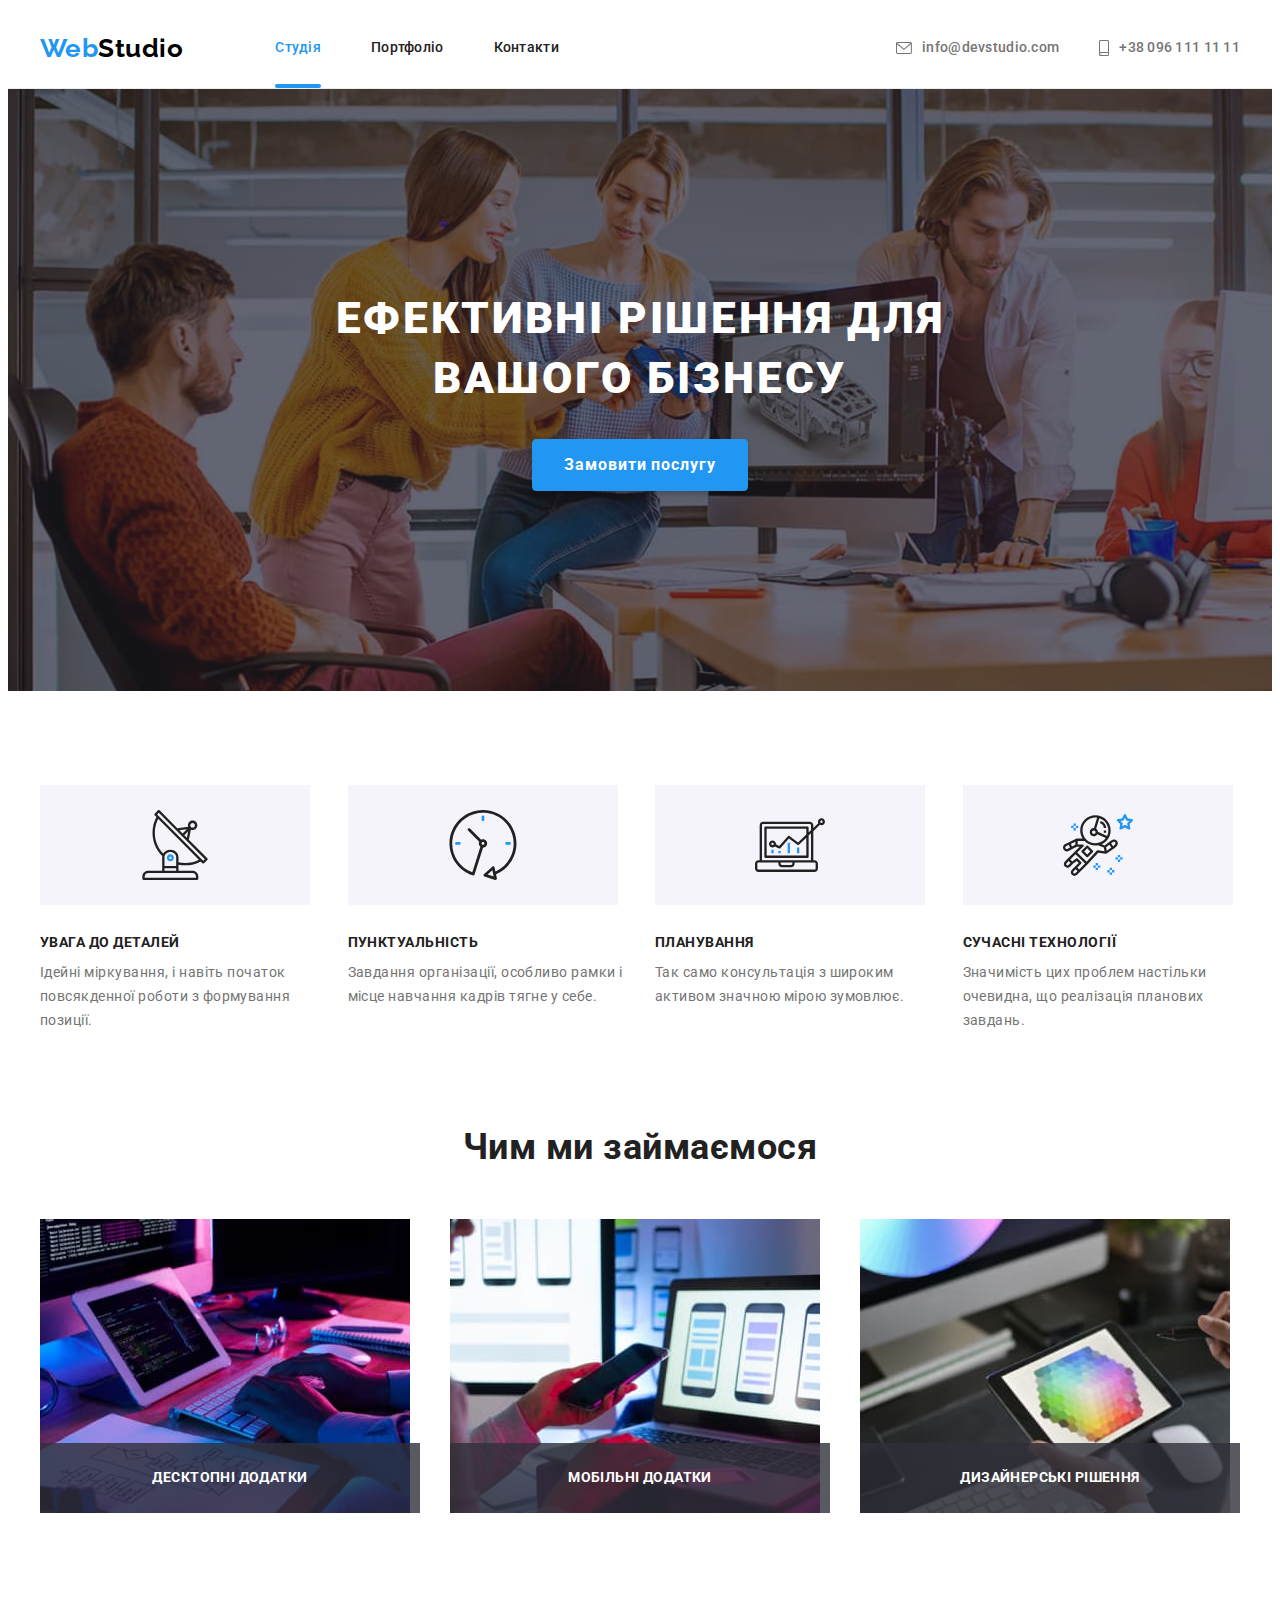
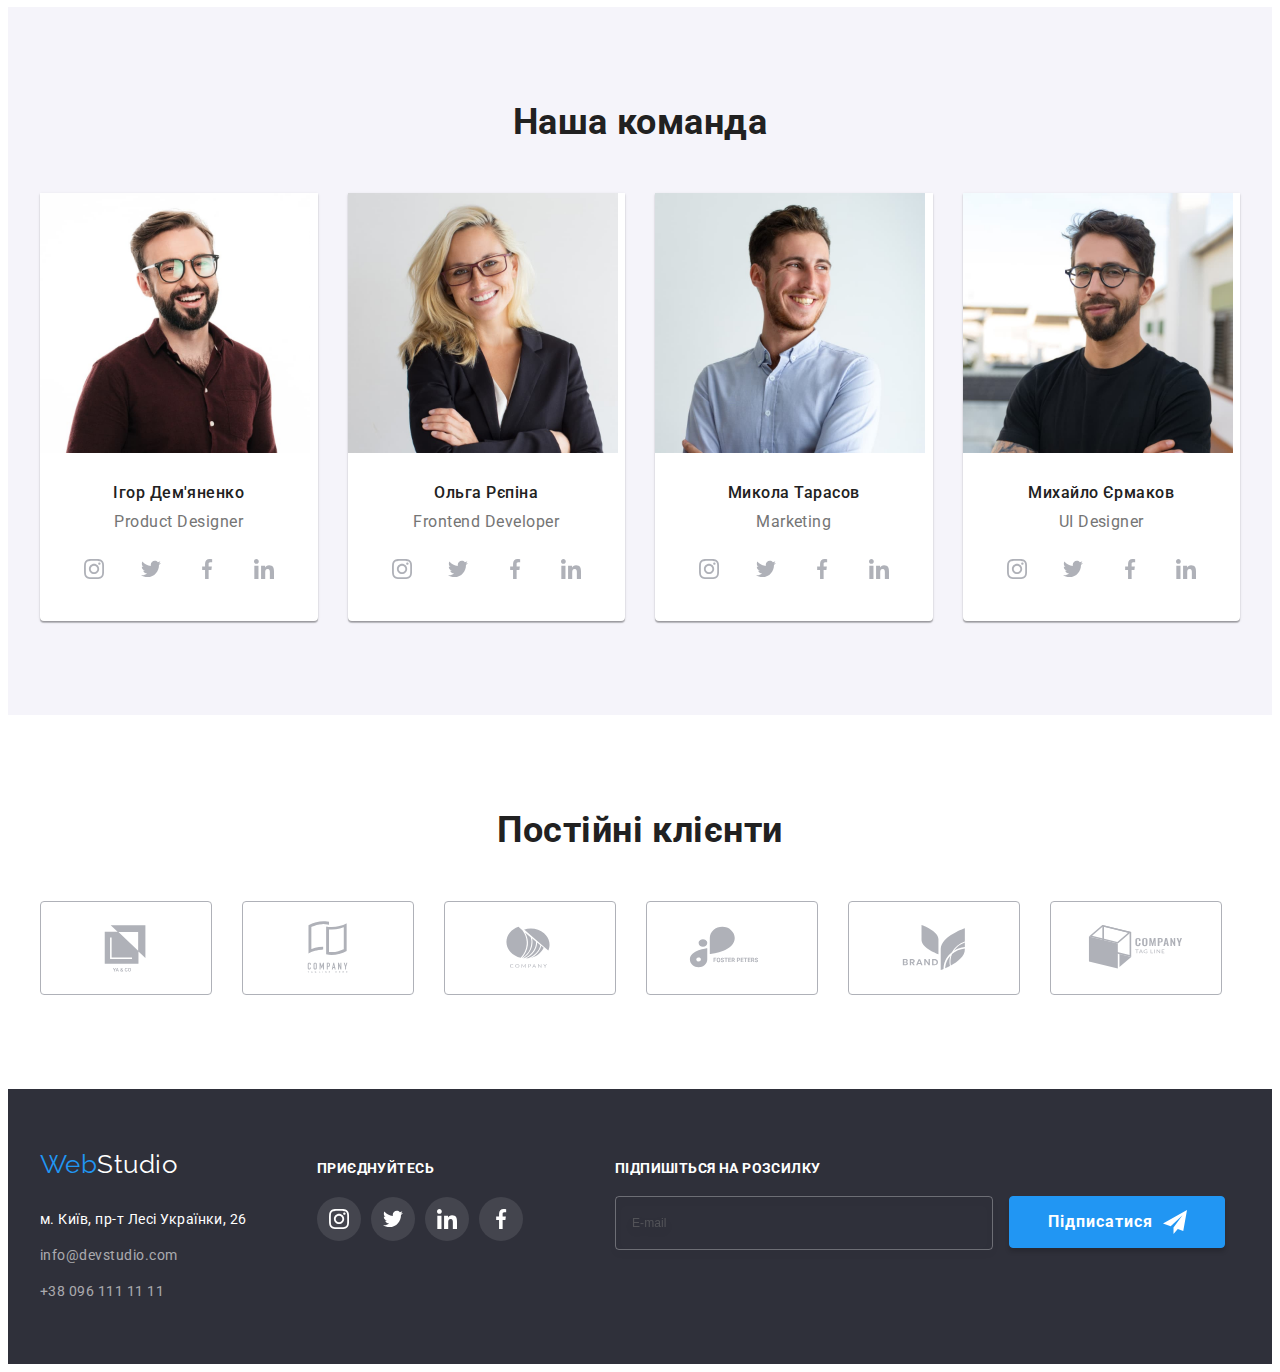
<file: index.html>
<!DOCTYPE html>
<html lang="uk">

<head>
  <meta charset="UTF-8" />
  <meta http-equiv="X-UA-Compatible" content="IE=edge" />
  <meta name="viewport" content="width=device-width, initial-scale=1.0" />
  <title>Студія</title>
  <link rel="preconnect" href="https://fonts.googleapis.com" />
  <link rel="preconnect" href="https://fonts.gstatic.com" crossorigin />
  <link href="https://fonts.googleapis.com/css2?family=Raleway:wght@700&family=Roboto:wght@400;500;700;900&display=swap"
    rel="stylesheet" />
  <link rel="stylesheet" href="https://cdnjs.cloudflare.com/ajax/libs/modern-normalize/1.1.0/modern-normalize.min.css"
    integrity="sha512-wpPYUAdjBVSE4KJnH1VR1HeZfpl1ub8YT/NKx4PuQ5NmX2tKuGu6U/JRp5y+Y8XG2tV+wKQpNHVUX03MfMFn9Q=="
    crossorigin="anonymous" referrerpolicy="no-referrer" />
  <link rel="stylesheet" href="./css/main.min.css">
</head>

<body>
  <!-- Header -->
  <header class="header">
    <div class="container header__container">
      <nav class="navigation">
        <a class="logo link" href="/" lang="en"><span class="logo_blue">Web</span>Studio</a>
        <ul class="navigation-list list">
          <li class="navigation-list__item">
            <a class="link navigation-list__link navigation-list__link-active" href="">Студія</a>
          </li>
          <li class="navigation-list__item">
            <a class="link navigation-list__link" href="./portfolio.html">Портфоліо</a>
          </li>
          <li class="navigation-list__item">
            <a class="link navigation-list__link" href="">Контакти</a>
          </li>
        </ul>
      </nav>
      <ul class="list contact">
        <li class="contact__item">
          <a class="link contact__mail" href="mailto:info@devstudio.com"><svg class="contact__icon" width="16"
              height="12">
              <use href="./images/icons.svg#envelope"></use>
            </svg>info@devstudio.com</a>
        </li>
        <li class="contact__item">
          <a class="link contact__tel" href="tel:+380961111111"><svg class="contact__icon" width="10" height="16">
              <use href="./images/icons.svg#smartphone"></use>
            </svg>+38 096 111 11 11</a>
        </li>
      </ul>
    </div>
  </header>
  <main>
    <!-- Hero -->
    <section class="hero">
      <div class="container">
        <h1 class="main-title">Ефективні рішення для вашого бізнесу</h1>
        <button class="modal-btn" type="button" data-modal-open>Замовити послугу</button>
      </div>
    </section>
    <!-- Features -->
    <section class="section features__section">
      <div class="container">
        <h2 class="visually-hidden">Особливості</h2>
        <ul class="list features__list">
          <li class="features__item">
            <div class="features__img">
              <svg class="features__icon" width="70" height="70">
                <use href="./images/icons.svg#antenna"></use>
              </svg>
            </div>
            <h3 class="features__title">Увага до деталей</h3>
            <p class="features__text">
              Ідейні міркування, і навіть початок повсякденної роботи з
              формування позиції.
            </p>
          </li>
          <li class="features__item">
            <div class="features__img">
              <svg class="features__icon" width="70" height="70">
                <use href="./images/icons.svg#clock"></use>
              </svg>
            </div>
            <h3 class="features__title">Пунктуальність</h3>
            <p class="features__text">
              Завдання організації, особливо рамки і місце навчання кадрів
              тягне у себе.
            </p>
          </li>
          <li class="features__item">
            <div class="features__img">
              <svg class="features__icon" width="70" height="70">
                <use href="./images/icons.svg#diagram"></use>
              </svg>
            </div>
            <h3 class="features__title">Планування</h3>
            <p class="features__text">
              Так само консультація з широким активом значною мірою зумовлює.
            </p>
          </li>
          <li class="features__item">
            <div class="features__img">
              <svg class="features__icon" width="70" height="70">
                <use href="./images/icons.svg#astronaut"></use>
              </svg>
            </div>
            <h3 class="features__title">Сучасні технології</h3>
            <p class="features__text">
              Значимість цих проблем настільки очевидна, що реалізація
              планових завдань.
            </p>
          </li>
        </ul>
      </div>
    </section>
    <!-- Tasks -->
    <section class="section">
      <div class="container">
        <h2 class="section-title">Чим ми займаємося</h2>
        <ul class="list tasks-list">
          <li class="tasks-list__item">
            <img src="./images/works/works-img-1.jpg" alt="десктопні програми" width="370" height="294" />
            <div class="tasks-list__thumb">
              <h3 class="tasks-list__title">Десктопні додатки</h3>
            </div>
          </li>
          <li class="tasks-list__item">
            <img src="./images/works/works-img-2.jpg" alt="мобільні програми" width="370" height="294" />
            <div class="tasks-list__thumb">
              <h3 class="tasks-list__title">Мобільні додатки</h3>
            </div>
          </li>
          <li class="tasks-list__item">
            <img src="./images/works/works-img-3.jpg" alt="дизайнерські рішення" width="370" height="294" />
            <div class="tasks-list__thumb">
              <h3 class="tasks-list__title">Дизайнерські рішення</h3>
            </div>
          </li>
        </ul>
      </div>
    </section>
    <!-- Team -->
    <section class="team section">
      <div class="container">
        <h2 class="section-title">Наша команда</h2>
        <ul class="list team__list">
          <li class="team__card">
            <img src="./images/team/team-img-1.jpg" alt="Ігор Дем'яненко" width="270" height="260" />
            <div class="team__content-wrapper">
              <h3 class="team__title">Ігор Дем'яненко</h3>
              <p class="team__text" lang="en">Product Designer</p>
              <ul class="social-list list">
                <li>
                  <a class="social-list__link" href=""><svg class="social-list__icon" width="20" height="20">
                      <use href="./images/icons.svg#instagram"></use>
                    </svg></a>
                </li>
                <li>
                  <a class="social-list__link" href=""><svg class="social-list__icon" width="20" height="20">
                      <use href="./images/icons.svg#twitter"></use>
                    </svg></a>
                </li>
                <li>
                  <a class="social-list__link" href=""><svg class="social-list__icon" width="20" height="20">
                      <use href="./images/icons.svg#facebook"></use>
                    </svg></a>
                </li>
                <li>
                  <a class="social-list__link" href=""><svg class="social-list__icon" width="20" height="20">
                      <use href="./images/icons.svg#linkedin"></use>
                    </svg></a>
                </li>
              </ul>
            </div>
          </li>
          <li class="team__card">
            <img src="./images/team/team-img-2.jpg" alt="Ольга Рєпіна" width="270" height="260" />
            <div class="team__content-wrapper">
              <h3 class="team__title">Ольга Рєпіна</h3>
              <p class="team__text" lang="en">Frontend Developer</p>
              <ul class="social-list list">
                <li>
                  <a class="social-list__link" href=""><svg class="social-list__icon" width="20" height="20">
                      <use href="./images/icons.svg#instagram"></use>
                    </svg></a>
                </li>
                <li>
                  <a class="social-list__link" href=""><svg class="social-list__icon" width="20" height="20">
                      <use href="./images/icons.svg#twitter"></use>
                    </svg></a>
                </li>
                <li>
                  <a class="social-list__link" href=""><svg class="social-list__icon" width="20" height="20">
                      <use href="./images/icons.svg#facebook"></use>
                    </svg></a>
                </li>
                <li>
                  <a class="social-list__link" href=""><svg class="social-list__icon" width="20" height="20">
                      <use href="./images/icons.svg#linkedin"></use>
                    </svg></a>
                </li>
              </ul>
            </div>
          </li>
          <li class="team__card">
            <img src="./images/team/team-img-3.jpg" alt="Микола Тарасов" width="270" height="260" />
            <div class="team__content-wrapper">
              <h3 class="team__title">Микола Тарасов</h3>
              <p class="team__text" lang="en">Marketing</p>
              <ul class="social-list list">
                <li>
                  <a class="social-list__link" href=""><svg class="social-list__icon" width="20" height="20">
                      <use href="./images/icons.svg#instagram"></use>
                    </svg></a>
                </li>
                <li>
                  <a class="social-list__link" href=""><svg class="social-list__icon" width="20" height="20">
                      <use href="./images/icons.svg#twitter"></use>
                    </svg></a>
                </li>
                <li>
                  <a class="social-list__link" href=""><svg class="social-list__icon" width="20" height="20">
                      <use href="./images/icons.svg#facebook"></use>
                    </svg></a>
                </li>
                <li>
                  <a class="social-list__link" href=""><svg class="social-list__icon" width="20" height="20">
                      <use href="./images/icons.svg#linkedin"></use>
                    </svg></a>
                </li>
              </ul>
            </div>
          </li>
          <li class="team__card">
            <img src="./images/team/team-img-4.jpg" alt="Михайло Єрмаков" width="270" height="260" />
            <div class="team__content-wrapper">
              <h3 class="team__title">Михайло Єрмаков</h3>
              <p class="team__text" lang="en">UI Designer</p>
              <ul class="social-list list">
                <li>
                  <a class="social-list__link" href=""><svg class="social-list__icon" width="20" height="20">
                      <use href="./images/icons.svg#instagram"></use>
                    </svg></a>
                </li>
                <li>
                  <a class="social-list__link" href=""><svg class="social-list__icon" width="20" height="20">
                      <use href="./images/icons.svg#twitter"></use>
                    </svg></a>
                </li>
                <li>
                  <a class="social-list__link" href=""><svg class="social-list__icon" width="20" height="20">
                      <use href="./images/icons.svg#facebook"></use>
                    </svg></a>
                </li>
                <li>
                  <a class="social-list__link" href=""><svg class="social-list__icon" width="20" height="20">
                      <use href="./images/icons.svg#linkedin"></use>
                    </svg></a>
                </li>
              </ul>
            </div>
          </li>
        </ul>
      </div>
    </section>
    <!-- Clients -->
    <section class="clients section">
      <div class="container">
        <h2 class="section-title">Постійні клієнти</h2>
        <ul class="clients__list list">
          <li class="clients__item">
            <a class="clients__logo link" href=""><svg class="clients__icon">
                <use href="./images/icons.svg#logo"></use>
              </svg></a>
          </li>
          <li class="clients__item">
            <a class="clients__logo link" href=""><svg class="clients__icon">
                <use href="./images/icons.svg#logo-1"></use>
              </svg></a>
          </li>
          <li class="clients__item">
            <a class="clients__logo link" href=""><svg class="clients__icon">
                <use href="./images/icons.svg#logo-2"></use>
              </svg></a>
          </li>
          <li class="clients__item">
            <a class="clients__logo link" href=""><svg class="clients__icon">
                <use href="./images/icons.svg#logo-3"></use>
              </svg></a>
          </li>
          <li class="clients__item">
            <a class="clients__logo link" href=""><svg class="clients__icon">
                <use href="./images/icons.svg#logo-4"></use>
              </svg></a>
          </li>
          <li class="clients__item">
            <a class="clients__logo link" href=""><svg class="clients__icon">
                <use href="./images/icons.svg#logo-5"></use>
              </svg></a>
          </li>
        </ul>
      </div>
    </section>
  </main>
  <!-- Footer -->
  <footer class="footer">
    <div class="container footer-container">
      <div class="footer__contact">
        <a class="footer__logo link" href="/" lang="en"><span class="logo_blue">Web</span>Studio</a>
        <address>
          <ul class="list address-list">
            <li class="address-list__item">
              <a class="link address-list__link address-list__address" href="https://goo.gl/maps/isuV4R65W3E8o1DZ9"
                target="_blank" rel="noopener noreferrer">м. Київ, пр-т Лесі Українки, 26</a>
            </li>
            <li class="address-list__item">
              <a class="link address-list__link" href="mailto:info@devstudio.com">info@devstudio.com</a>
            </li>
            <li class="address-list__item">
              <a class="link address-list__link" href="tel:+380961111111">+38 096 111 11 11</a>
            </li>
          </ul>
        </address>
      </div>
      <div class="footer__social-links">
        <h3 class="footer__title">приєднуйтесь</h3>
        <ul class="list footer__social-list">
          <li class="footer__item">
            <a class="footer__link social-list__link" href=""><svg
                class="footer__icon social-list__icon" width="20" height="20">
                <use href="./images/icons.svg#instagram"></use>
              </svg></a>
          </li>
          <li class="footer__item">
            <a class="footer__link social-list__link" href=""><svg
                class="footer__icon social-list__icon" width="20" height="20">
                <use href="./images/icons.svg#twitter"></use>
              </svg></a>
          </li>
          <li class="footer__item">
            <a class="footer__link social-list__link" href=""><svg
                class="footer__icon social-list__icon" width="20" height="20">
                <use href="./images/icons.svg#linkedin"></use>
              </svg></a>
          </li>
          <li class="footer__item">
            <a class="footer__link social-list__link" href=""><svg
                class="footer__icon social-list__icon" width="20" height="20">
                <use href="./images/icons.svg#facebook"></use>
              </svg></a>
          </li>
        </ul>
      </div>
      <form class="js-speaker-form">
        <b class="js-speaker-form__text">Підпишіться на розсилку</b>
        <label class="js-speaker-form__field">
          <input type="email" class="js-speaker-form__input" name="footer_emale" placeholder="E-mail" required>
        </label>
        <button
          type="submit" class="js-speaker-form__btn">
          Підписатися<svg class="send-icon" width="24"
          height="24">
          <use href="./images/icons.svg#icon-send"></use>
        </svg>
        </button>
        </form>
    </div>
  </footer>
  <div class="backdrop is-hidden" data-modal>
    <div class="modal">
      <button type="button" class="modal__btn" data-modal-close>
        <svg class="modal__close-icon" width="18" height="18">
          <use href="./images/icons.svg#close-icon"></use>
        </svg>
      </button>
      <b class="modal__text">Залиште свої дані, ми вам передзвонимо</b>
      <form class="contact-form js-speaker-form">
        <label class="contact-form__field">
          <span class="contact-form__name">Ім'я</span>
          <span class="contact-form__input-wrapper">
            <input type="text" class="contact-form__input" name="user_name" minlength="2">
            <svg class="contact-form__icon" width="18" height="18">
              <use href="./images/icons.svg#person-black"></use>
            </svg>
          </span>
        </label>
        <label class="contact-form__field">
          <span class="contact-form__name">Телефон</span>
          <span class="contact-form__input-wrapper">
            <input type="email" class="contact-form__input" name="user_email">
            <svg class="contact-form__icon" width="18" height="18">
              <use href="./images/icons.svg#phone-black"></use>
            </svg>
          </span>
        </label>
        <label class="contact-form__field">
          <span class="contact-form__name">Пошта</span>
          <span class="contact-form__input-wrapper">
            <input type="tel" class="contact-form__input" name="user_phone" pattern="[0-9]{3}-[0-9]{3}-[0-9]{2}-[0-9]{2}"
              title="095-xxx-xx-xx">
            <svg class="contact-form__icon" width="18" height="18">
              <use href="./images/icons.svg#email-black"></use>
            </svg>
          </span>
        </label>
        <label class="contact-form__komment">
          <span class="contact-form__name">Коментар</span>
          <textarea name="user_message" class="contact-form__message" placeholder="Введіть текст"></textarea></label>
        <div class="contact-form__checkbox-wrapper">
          <input type="checkbox" class="contact-form__checkbox visually-hidden" name="accept_policy" id="policy-checkbox"
            required>
          <label for="policy-checkbox" class="contact-form__label">Погоджуюся з розсилкою та приймаю&nbsp;<a
              class="policy-link" href="">Умови договору</a></label>
        </div>
        <button type="submit" class="contact-form__btn">Відправити</button>
      </form>
    </div>
  </div>
  <script src="./js/modal.js"></script>
  <script>
    (() => {
      document.querySelector('.js-speaker-form').addEventListener('submit', e => {
        e.preventDefault();

        new FormData(e.currentTarget).forEach((value, name) =>
          console.log(`${name}: ${value}`),
        );

        e.currentTarget.reset();
      });
    })();
  </script>
</body>

</html>
</file>
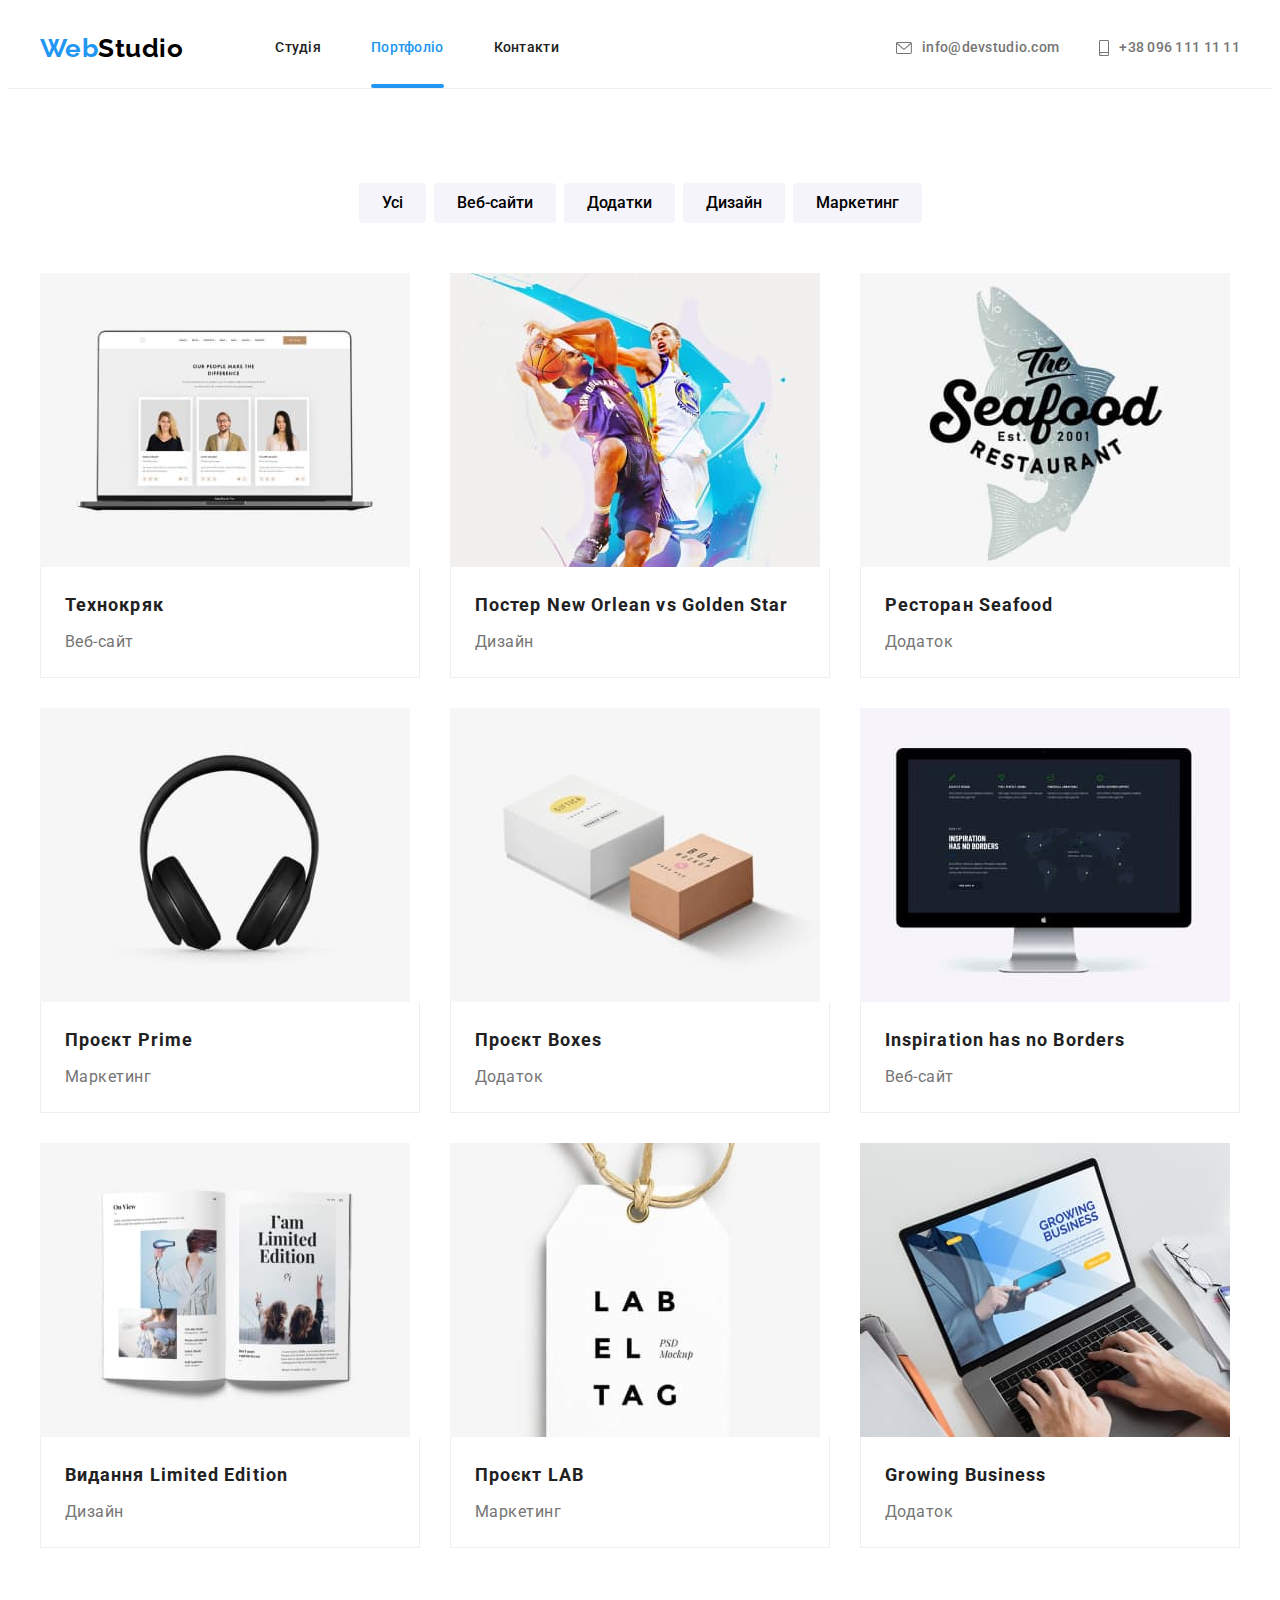
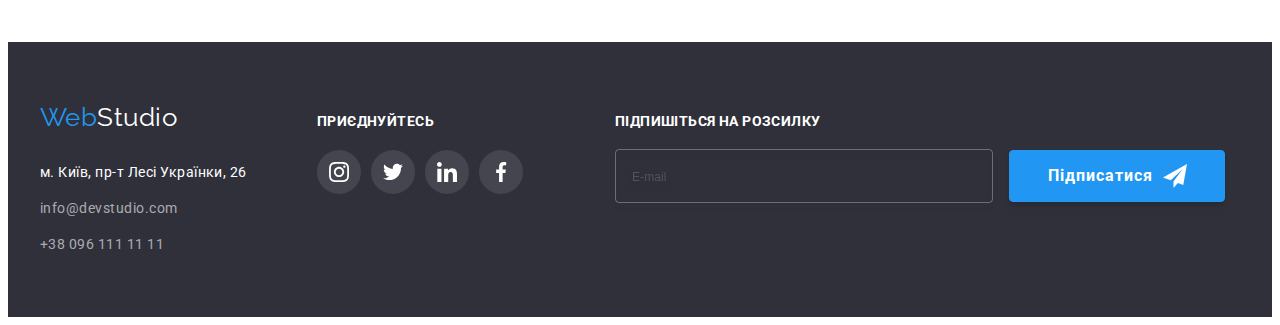
<file: portfolio.html>
<!DOCTYPE html>
<html lang="uk">

<head>
  <meta charset="UTF-8" />
  <meta http-equiv="X-UA-Compatible" content="IE=edge" />
  <meta name="viewport" content="width=device-width, initial-scale=1.0" />
  <title>Портфоліо</title>
  <link rel="preconnect" href="https://fonts.googleapis.com" />
  <link rel="preconnect" href="https://fonts.gstatic.com" crossorigin />
  <link href="https://fonts.googleapis.com/css2?family=Raleway:wght@700&family=Roboto:wght@400;500;700;900&display=swap"
    rel="stylesheet" />
  <link rel="stylesheet" href="https://cdnjs.cloudflare.com/ajax/libs/modern-normalize/1.1.0/modern-normalize.min.css"
    integrity="sha512-wpPYUAdjBVSE4KJnH1VR1HeZfpl1ub8YT/NKx4PuQ5NmX2tKuGu6U/JRp5y+Y8XG2tV+wKQpNHVUX03MfMFn9Q=="
    crossorigin="anonymous" referrerpolicy="no-referrer" />
  <link rel="stylesheet" href="./css/main.min.css">
</head>

<body>
  <!-- Header -->
  <header class="header">
    <div class="container header__container">
      <nav class="navigation">
        <a class="logo link" href="/" lang="en"><span class="logo_blue">Web</span>Studio</a>
        <ul class="navigation-list list">
          <li class="navigation-list__item">
            <a class="link navigation-list__link" href="./index.html">Студія</a>
          </li>
          <li class="navigation-list__item">
            <a class="link navigation-list__link navigation-list__link-active" href="./portfolio.html">Портфоліо</a>
          </li>
          <li class="navigation-list__item">
            <a class="link navigation-list__link" href="">Контакти</a>
          </li>
        </ul>
      </nav>
      <ul class="list contact">
        <li class="contact__item">
          <a class="link contact__mail" href="mailto:info@devstudio.com"><svg class="contact__icon" width="16"
              height="12">
              <use href="./images/icons.svg#envelope"></use>
            </svg>info@devstudio.com</a>
        </li>
        <li class="contact__item">
          <a class="link contact__tel" href="tel:+380961111111"><svg class="contact__icon" width="10" height="16">
              <use href="./images/icons.svg#smartphone"></use>
            </svg>+38 096 111 11 11</a>
        </li>
      </ul>
    </div>
  </header>
  <main>
    <!-- Portfolio Hero -->
    <section class="section">
      <div class="container">
        <h1 class="visually-hidden">Портфоліо</h1>
        <ul class="list portfolio-filter">
          <li class="portfolio-filter__item">
            <button class="portfolio-filter__btn" type="button">Усі</button>
          </li>
          <li class="portfolio-filter__item">
            <button class="portfolio-filter__btn" type="button">
              Веб-сайти
            </button>
          </li>
          <li class="portfolio-filter__item">
            <button class="portfolio-filter__btn" type="button">
              Додатки
            </button>
          </li>
          <li class="portfolio-filter__item">
            <button class="portfolio-filter__btn" type="button">Дизайн</button>
          </li>
          <li class="portfolio-filter__item">
            <button class="portfolio-filter__btn" type="button">
              Маркетинг
            </button>
          </li>
        </ul>
        <ul class="list works-list">
          <li class="works-list__item">
            <a class="link works-list__link" href="">
              <div class="works-list__product-thumb">
                <p class="works-list__overlay-text">Ресурс пропонує комплексні пропозиції з різним рівнем функціоналу та сервісів.
                  Все це дозволить відвідувачу отримати вичерпні відомості про компанію чи приватну особу.</p>
                <img src="./images/portfolio/portfolio-img-1.jpg" alt="Ноутбук з веб-сайтом" width="370" height="294" />
              </div>
              <div class="works-list__content-wrapper">
                <h2 class="works-list__title">Технокряк</h2>
                <p class="works-list__text">Веб-сайт</p>
              </div>
            </a>
          </li>
          <li class="works-list__item">
            <a class="link works-list__link" href="">
              <div class="works-list__product-thumb">
                <p class="works-list__overlay-text">Ресурс пропонує комплексні пропозиції з різним рівнем функціоналу та сервісів.
                  Все це дозволить відвідувачу отримати вичерпні відомості про компанію чи приватну особу.</p><img
                  src="./images/portfolio/portfolio-img-2.jpg" alt="Гравці в баскетбол" width="370" height="294" />
              </div>
              <div class="works-list__content-wrapper">
                <h2 class="works-list__title">
                  Постер <span lang="en">New Orlean vs Golden Star</span>
                </h2>
                <p class="works-list__text">Дизайн</p>
              </div>
            </a>
          </li>
          <li class="works-list__item">
            <a class="link works-list__link" href="">
              <div class="works-list__product-thumb">
                <p class="works-list__overlay-text">Ресурс пропонує комплексні пропозиції з різним рівнем функціоналу та сервісів.
                  Все це дозволить відвідувачу отримати вичерпні відомості про компанію чи приватну особу.</p><img
                  src="./images/portfolio/portfolio-img-3.jpg" alt="Логотип ресторану" width="370" height="294" />
              </div>
              <div class="works-list__content-wrapper">
                <h2 class="works-list__title">
                  Ресторан <span lang="en">Seafood</span>
                </h2>
                <p class="works-list__text">Додаток</p>
              </div>
            </a>
          </li>
          <li class="works-list__item">
            <a class="link works-list__link" href="">
              <div class="works-list__product-thumb">
                <p class="works-list__overlay-text">Ресурс пропонує комплексні пропозиції з різним рівнем функціоналу та сервісів.
                  Все це дозволить відвідувачу отримати вичерпні відомості про компанію чи приватну особу.</p><img
                  src="./images/portfolio/portfolio-img-4.jpg" alt="Навушники" width="370" height="294" />
              </div>
              <div class="works-list__content-wrapper">
                <h2 class="works-list__title">
                  Проєкт <span lang="en">Prime</span>
                </h2>
                <p class="works-list__text">Маркетинг</p>
              </div>
            </a>
          </li>
          <li class="works-list__item">
            <a class="link works-list__link" href="">
              <div class="works-list__product-thumb">
                <p class="works-list__overlay-text">Ресурс пропонує комплексні пропозиції з різним рівнем функціоналу та сервісів.
                  Все це дозволить відвідувачу отримати вичерпні відомості про компанію чи приватну особу.</p><img
                  src="./images/portfolio/portfolio-img-5.jpg" alt="Дві коробки" width="370" height="294" />
              </div>
              <div class="works-list__content-wrapper">
                <h2 class="works-list__title">
                  Проєкт <span lang="en">Boxes</span>
                </h2>
                <p class="works-list__text">Додаток</p>
              </div>
            </a>
          </li>
          <li class="works-list__item">
            <a class="link works-list__link" href="">
              <div class="works-list__product-thumb">
                <p class="works-list__overlay-text">Ресурс пропонує комплексні пропозиції з різним рівнем функціоналу та сервісів.
                  Все це дозволить відвідувачу отримати вичерпні відомості про компанію чи приватну особу.</p><img
                  src="./images/portfolio/portfolio-img-6.jpg" alt="Веб-сайт на моніторі" width="370" height="294" />
              </div>
              <div class="works-list__content-wrapper">
                <h2 class="works-list__title">
                  <span lang="en">Inspiration has no Borders</span>
                </h2>
                <p class="works-list__text">Веб-сайт</p>
              </div>
            </a>
          </li>
          <li class="works-list__item">
            <a class="link works-list__link" href="">
              <div class="works-list__product-thumb">
                <p class="works-list__overlay-text">Ресурс пропонує комплексні пропозиції з різним рівнем функціоналу та сервісів.
                  Все це дозволить відвідувачу отримати вичерпні відомості про компанію чи приватну особу.</p><img
                  src="./images/portfolio/portfolio-img-7.jpg" alt="Рекламний буклет" width="370" height="294" />
              </div>
              <div class="works-list__content-wrapper">
                <h2 class="works-list__title">
                  Видання <span lang="en">Limited Edition</span>
                </h2>
                <p class="works-list__text">Дизайн</p>
              </div>
            </a>
          </li>
          <li class="works-list__item">
            <a class="link works-list__link" href="">
              <div class="works-list__product-thumb">
                <p class="works-list__overlay-text">Ресурс пропонує комплексні пропозиції з різним рівнем функціоналу та сервісів.
                  Все це дозволить відвідувачу отримати вичерпні відомості про компанію чи приватну особу.</p><img
                  src="./images/portfolio/portfolio-img-8.jpg" alt="Бірка" width="370" height="294" />
              </div>
              <div class="works-list__content-wrapper">
                <h2 class="works-list__title">
                  Проєкт <span lang="en">LAB</span>
                </h2>
                <p class="works-list__text">Маркетинг</p>
              </div>
            </a>
          </li>
          <li class="works-list__item">
            <a class="link works-list__link" href="">
              <div class="works-list__product-thumb">
                <p class="works-list__overlay-text">Ресурс пропонує комплексні пропозиції з різним рівнем функціоналу та сервісів.
                  Все це дозволить відвідувачу отримати вичерпні відомості про компанію чи приватну особу.</p><img
                  src="./images/portfolio/portfolio-img-9.jpg" alt="Додаток на ноутбуці" width="370" height="294" />
              </div>
              <div class="works-list__content-wrapper">
                <h2 class="works-list__title">
                  <span lang="en">Growing Business</span>
                </h2>
                <p class="works-list__text">Додаток</p>
              </div>
            </a>
          </li>
        </ul>
      </div>
    </section>
  </main>
  <!-- Footer -->
  <footer class="footer">
    <div class="container footer-container">
      <div class="footer__contact">
        <a class="footer__logo link" href="/" lang="en"><span class="logo_blue">Web</span>Studio</a>
        <address>
          <ul class="list address-list">
            <li class="address-list__item">
              <a class="link address-list__link address-list__address" href="https://goo.gl/maps/isuV4R65W3E8o1DZ9"
                target="_blank" rel="noopener noreferrer">м. Київ, пр-т Лесі Українки, 26</a>
            </li>
            <li class="address-list__item">
              <a class="link address-list__link" href="mailto:info@devstudio.com">info@devstudio.com</a>
            </li>
            <li class="address-list__item">
              <a class="link address-list__link" href="tel:+380961111111">+38 096 111 11 11</a>
            </li>
          </ul>
        </address>
      </div>
      <div class="footer__social-links">
        <h3 class="footer__title">приєднуйтесь</h3>
        <ul class="list footer__social-list">
          <li class="footer__item">
            <a class="footer__link social-list__link" href=""><svg
                class="footer__icon social-list__icon" width="20" height="20">
                <use href="./images/icons.svg#instagram"></use>
              </svg></a>
          </li>
          <li class="footer__item">
            <a class="footer__link social-list__link" href=""><svg
                class="footer__icon social-list__icon" width="20" height="20">
                <use href="./images/icons.svg#twitter"></use>
              </svg></a>
          </li>
          <li class="footer__item">
            <a class="footer__link social-list__link" href=""><svg
                class="footer__icon social-list__icon" width="20" height="20">
                <use href="./images/icons.svg#linkedin"></use>
              </svg></a>
          </li>
          <li class="footer__item">
            <a class="footer__link social-list__link" href=""><svg
                class="footer__icon social-list__icon" width="20" height="20">
                <use href="./images/icons.svg#facebook"></use>
              </svg></a>
          </li>
        </ul>
      </div>
      <form class="js-speaker-form">
        <b class="js-speaker-form__text">Підпишіться на розсилку</b>
        <label class="js-speaker-form__field">
          <input type="email" class="js-speaker-form__input" name="footer_emale" placeholder="E-mail" required>
        </label>
        <button
          type="submit" class="js-speaker-form__btn">
          Підписатися<svg class="send-icon" width="24"
          height="24">
          <use href="./images/icons.svg#icon-send"></use>
        </svg>
        </button>
        </form>
    </div>
  </footer>
</body>

</html>
</file>
<file: css/main.min.css>
:root{--primary-font-family: "Roboto", sans-serif;--secondary-font-family: "Raleway", sans-serif;--primary-text-color-theme-dark: #ffffff;--primary-text-color-theme-light: #757575;--secondary-text-color-theme-dark: rgba(255, 255, 255, 0.6);--secondary-text-color-theme-light: #212121;--accent-color: #2196f3;--primary-logo-color: #000000;--secondary-button-color: #188ce8;--primary-backgraund-color: #f5f4fa;--secondary-backgraund-color: #2f303a;--primary-border-color: #ececec;--secondary-border-color: #eeeeee}.visually-hidden{position:absolute;width:1px;height:1px;margin:-1px;border:0;padding:0;white-space:nowrap;-webkit-clip-path:inset(100%);clip-path:inset(100%);clip:rect(0 0 0 0);overflow:hidden}body{background:var(--primary-text-color-theme-dark);color:var(--secondary-text-color-theme-light);font-family:var(--primary-font-family);letter-spacing:.03em}h1,h2,h3,h4,h5,h6,p{margin-top:0;margin-bottom:0}ul,ol{margin-top:0;margin-bottom:0;padding-left:0}img{display:block}address{font-style:normal}.list{list-style:none}.link{text-decoration:none}.section{padding-top:94px;padding-bottom:94px}.container{width:1200px;padding-left:15px;padding-right:15px;margin-left:auto;margin-right:auto}.modal-btn{min-width:216px;padding:10px 20px;border:1px solid var(--accent-color);border-radius:4px;background:var(--accent-color);font-family:inherit;font-weight:700;font-size:16px;line-height:1.88;letter-spacing:.06em;color:var(--primary-text-color-theme-dark);cursor:pointer;-webkit-box-shadow:0px 4px 4px rgba(0,0,0,.15);box-shadow:0px 4px 4px rgba(0,0,0,.15);-webkit-transition:background-color 250ms cubic-bezier(0.4, 0, 0.2, 1);transition:background-color 250ms cubic-bezier(0.4, 0, 0.2, 1)}.modal-btn:hover,.modal-btn:focus{background-color:var(--secondary-button-color)}.social-list{display:-webkit-box;display:-ms-flexbox;display:flex;-webkit-box-pack:justify;-ms-flex-pack:justify;justify-content:space-between}.social-list__link{display:-webkit-box;display:-ms-flexbox;display:flex;-webkit-box-align:center;-ms-flex-align:center;align-items:center;-webkit-box-pack:center;-ms-flex-pack:center;justify-content:center;width:44px;height:44px;border-radius:50%;-webkit-transition:background-color 250ms cubic-bezier(0.4, 0, 0.2, 1);transition:background-color 250ms cubic-bezier(0.4, 0, 0.2, 1)}.social-list__link:hover,.social-list__link:focus{background-color:var(--accent-color)}.social-list__icon{fill:#afb1b8;-webkit-transition:fill 250ms cubic-bezier(0.4, 0, 0.2, 1);transition:fill 250ms cubic-bezier(0.4, 0, 0.2, 1)}.social-list__link:hover .social-list__icon,.social-list__link:focus .social-list__icon{fill:var(--primary-text-color-theme-dark)}.logo{font-family:var(--secondary-font-family);font-weight:700;font-size:26px;line-height:1.19;margin-right:92px;color:var(--primary-logo-color)}.logo_blue{color:var(--accent-color)}.section-title{margin-bottom:50px;font-weight:700;font-size:36px;line-height:1.17;text-align:center}.backdrop{position:fixed;top:0;left:0;width:100vw;height:100vh;background-color:rgba(0,0,0,.2);-webkit-transition:opacity 250ms cubic-bezier(0.4, 0, 0.2, 1),visibility 250ms cubic-bezier(0.4, 0, 0.2, 1);transition:opacity 250ms cubic-bezier(0.4, 0, 0.2, 1),visibility 250ms cubic-bezier(0.4, 0, 0.2, 1)}.backdrop.is-hidden{opacity:0;visibility:hidden;pointer-events:none}.modal{position:absolute;top:50%;left:50%;-webkit-transform:translate(-50%, -50%);transform:translate(-50%, -50%);opacity:1;scale:1;width:528px;height:582px;background-color:var(--primary-text-color-theme-dark);-webkit-transition:opacity 250ms cubic-bezier(0.4, 0, 0.2, 1),scale 250ms cubic-bezier(0.4, 0, 0.2, 1);transition:opacity 250ms cubic-bezier(0.4, 0, 0.2, 1),scale 250ms cubic-bezier(0.4, 0, 0.2, 1);padding:40px}.backdrop.is-hidden .modal{opacity:0;scale:0}.modal__btn{position:absolute;top:8px;right:8px;display:-webkit-box;display:-ms-flexbox;display:flex;-webkit-box-pack:center;-ms-flex-pack:center;justify-content:center;-webkit-box-align:center;-ms-flex-align:center;align-items:center;width:30px;height:30px;border-radius:50%;border:1px solid rgba(0,0,0,.1);background-color:rgba(0,0,0,0);padding:0;cursor:pointer}.modal__close-icon{-webkit-transition:fill 250ms cubic-bezier(0.4, 0, 0.2, 1);transition:fill 250ms cubic-bezier(0.4, 0, 0.2, 1)}.modal__btn:focus .modal__close-icon,.modal__btn:hover .modal__close-icon{fill:var(--accent-color)}.modal__text{display:block;margin-bottom:12px;font-size:20px;line-height:1.15;text-align:center;letter-spacing:.03em;color:var(--secondary-text-color-theme-light)}.contact-form{width:448px;min-height:200px;margin:0 auto}.contact-form__field{display:block;margin-bottom:10px}.contact-form__input-wrapper{position:relative;display:block;margin-top:4px}.contact-form__name{display:block;font-weight:400;font-size:12px;line-height:1.17;letter-spacing:.01em;color:var(--primary-text-color-theme-light)}.contact-form__input{width:100%;height:40px;padding-left:42px;border:1px solid rgba(33,33,33,.2);border-radius:4px;-webkit-transition:border-color 250ms cubic-bezier(0.4, 0, 0.2, 1);transition:border-color 250ms cubic-bezier(0.4, 0, 0.2, 1)}.contact-form__input:focus,.contact-form__input:hover{outline:none;border-color:var(--accent-color);cursor:pointer}.contact-form__icon{position:absolute;top:50%;left:12px;-webkit-transform:translateY(-50%);transform:translateY(-50%);display:block;-webkit-transition:fill 250ms cubic-bezier(0.4, 0, 0.2, 1);transition:fill 250ms cubic-bezier(0.4, 0, 0.2, 1)}.contact-form__input:focus+.contact-form__icon,.contact-form__input:hover+.contact-form__icon{fill:var(--accent-color);cursor:pointer}.contact-form__komment{display:block;margin-bottom:20px}.contact-form__message{display:block;width:100%;height:120px;resize:none;margin-top:4px;padding:12px 16px;border:1px solid rgba(33,33,33,.2);border-radius:4px;-webkit-transition:border-color 250ms cubic-bezier(0.4, 0, 0.2, 1);transition:border-color 250ms cubic-bezier(0.4, 0, 0.2, 1)}.contact-form__message:focus,.contact-form__message:hover{outline:none;border-color:var(--accent-color)}.contact-form__message::-webkit-input-placeholder{font-weight:400;font-size:12px;line-height:1.17;letter-spacing:.01em;color:rgba(117,117,117,.5)}.contact-form__message::-moz-placeholder{font-weight:400;font-size:12px;line-height:1.17;letter-spacing:.01em;color:rgba(117,117,117,.5)}.contact-form__message:-ms-input-placeholder{font-weight:400;font-size:12px;line-height:1.17;letter-spacing:.01em;color:rgba(117,117,117,.5)}.contact-form__message::-ms-input-placeholder{font-weight:400;font-size:12px;line-height:1.17;letter-spacing:.01em;color:rgba(117,117,117,.5)}.contact-form__message::placeholder{font-weight:400;font-size:12px;line-height:1.17;letter-spacing:.01em;color:rgba(117,117,117,.5)}.contact-form__checkbox-wrapper{margin-bottom:30px}.contact-form__label{display:-webkit-box;display:-ms-flexbox;display:flex;-webkit-box-align:center;-ms-flex-align:center;align-items:center;margin-left:12px;font-size:14px;line-height:1.71;letter-spacing:.03em;color:var(--primary-text-color-theme-light)}.contact-form__label::before{display:inline-block;width:16px;height:15px;margin-right:8px;background-image:url(../images/vector.svg);cursor:pointer;content:""}.contact-form__checkbox:focus+.contact-form__label::before{outline:1px solid var(--accent-color)}.contact-form__checkbox:checked+.contact-form__label::before{background-image:url(../images/icon-check.svg)}.policy-link{color:var(--accent-color)}.contact-form__btn{display:block;margin:0 auto;min-width:216px;padding:10px 20px;border:1px solid var(--accent-color);border-radius:4px;background:var(--accent-color);font-family:inherit;font-weight:700;font-size:16px;line-height:1.88;letter-spacing:.06em;color:var(--primary-text-color-theme-dark);cursor:pointer;-webkit-box-shadow:0px 4px 4px rgba(0,0,0,.15);box-shadow:0px 4px 4px rgba(0,0,0,.15);-webkit-transition:background-color 250ms cubic-bezier(0.4, 0, 0.2, 1);transition:background-color 250ms cubic-bezier(0.4, 0, 0.2, 1)}.contact-form__btn:hover,.contact-form__btn:focus{background-color:var(--secondary-button-color)}.header{border-bottom:1px solid var(--primary-border-color)}.header__container{display:-webkit-box;display:-ms-flexbox;display:flex;-webkit-box-align:center;-ms-flex-align:center;align-items:center;-webkit-box-pack:justify;-ms-flex-pack:justify;justify-content:space-between}.navigation{display:-webkit-box;display:-ms-flexbox;display:flex;-webkit-box-align:center;-ms-flex-align:center;align-items:center}.navigation-list{display:-webkit-box;display:-ms-flexbox;display:flex;-webkit-box-align:center;-ms-flex-align:center;align-items:center}.contact{display:-webkit-box;display:-ms-flexbox;display:flex;-webkit-box-align:center;-ms-flex-align:center;align-items:center}.contact__icon{display:-webkit-inline-box;display:-ms-inline-flexbox;display:inline-flex;margin-right:10px;fill:var(--primary-text-color-theme-light);-webkit-transition:fill 250ms cubic-bezier(0.4, 0, 0.2, 1);transition:fill 250ms cubic-bezier(0.4, 0, 0.2, 1)}.contact__mail:hover .contact__icon,.contact__mail:focus .contact__icon,.contact__tel:hover .contact__icon,.contact__tel:focus .contact__icon{fill:var(--accent-color)}.navigation-list__item:not(:last-child){margin-right:50px}.contact__item:not(:last-child){margin-right:40px}.navigation-list__link{color:var(--secondary-text-color-theme-light);position:relative;display:block;padding-top:32px;padding-bottom:32px;font-weight:500;font-size:14px;line-height:1.14;letter-spacing:.02em;-webkit-transition:color 250ms cubic-bezier(0.4, 0, 0.2, 1);transition:color 250ms cubic-bezier(0.4, 0, 0.2, 1)}.navigation-list__link:hover,.navigation-list__link:focus{color:var(--accent-color)}.navigation-list__link-active{color:var(--accent-color)}.navigation-list__link-active::after{content:"";position:absolute;left:0;bottom:0;display:block;width:100%;height:4px;background-color:var(--accent-color);border-radius:2px}.contact__mail,.contact__tel{display:-webkit-box;display:-ms-flexbox;display:flex;-webkit-box-align:center;-ms-flex-align:center;align-items:center;-webkit-box-pack:center;-ms-flex-pack:center;justify-content:center;font-weight:500;font-size:14px;line-height:1.14;letter-spacing:.02em;color:var(--primary-text-color-theme-light);-webkit-transition:color 250ms cubic-bezier(0.4, 0, 0.2, 1);transition:color 250ms cubic-bezier(0.4, 0, 0.2, 1)}.contact__mail:hover,.contact__mail:focus,.contact__tel:hover,.contact__tel:focus{color:var(--accent-color)}.hero{max-width:1600px;margin-left:auto;margin-right:auto;padding-top:200px;padding-bottom:200px;background-image:-webkit-gradient(linear, left top, left bottom, from(rgba(47, 48, 58, 0.4)), to(rgba(47, 48, 58, 0.4))),url("../images/hero/bg.jpg");background-image:linear-gradient(rgba(47, 48, 58, 0.4), rgba(47, 48, 58, 0.4)),url("../images/hero/bg.jpg");background-size:cover;background-color:#c4c4c4;text-align:center}.main-title{max-width:696px;margin-left:auto;margin-right:auto;margin-bottom:30px;font-weight:900;font-size:44px;line-height:1.36;letter-spacing:.06em;text-transform:uppercase;color:var(--primary-text-color-theme-dark)}.features__section{padding-bottom:0}.features__list{display:-webkit-box;display:-ms-flexbox;display:flex;-ms-flex-wrap:wrap;flex-wrap:wrap;gap:30px}.features__item{-ms-flex-preferred-size:calc((100% - 90px)/4);flex-basis:calc((100% - 90px)/4)}.features__img{display:-webkit-box;display:-ms-flexbox;display:flex;-webkit-box-align:center;-ms-flex-align:center;align-items:center;-webkit-box-pack:center;-ms-flex-pack:center;justify-content:center;width:270px;height:120px;margin-bottom:30px;background-color:var(--primary-backgraund-color)}.features__icon{fill:var(--secondary-text-color-theme-light)}.features__title{margin-bottom:10px;font-weight:700;font-size:14px;line-height:1.14;text-transform:uppercase}.features__text{font-size:14px;line-height:1.71;color:var(--primary-text-color-theme-light)}.tasks-list{display:-webkit-box;display:-ms-flexbox;display:flex;-ms-flex-wrap:wrap;flex-wrap:wrap;gap:30px}.tasks-list__item{position:relative;-ms-flex-preferred-size:calc((100% - 60px)/3);flex-basis:calc((100% - 60px)/3)}.tasks-list__thumb{position:absolute;left:0;bottom:0;width:100%;height:70px;background:rgba(47,48,58,.8)}.tasks-list__title{padding-top:27px;font-weight:700;font-size:14px;line-height:1.14;text-align:center;letter-spacing:.03em;text-transform:uppercase;color:var(--primary-text-color-theme-dark)}.team{background-color:var(--primary-backgraund-color)}.team__list{display:-webkit-box;display:-ms-flexbox;display:flex;-ms-flex-wrap:wrap;flex-wrap:wrap;gap:30px}.team__card{-ms-flex-preferred-size:calc((100% - 90px)/4);flex-basis:calc((100% - 90px)/4);background:var(--primary-text-color-theme-dark);-webkit-box-shadow:0px 1px 3px rgba(0,0,0,.12),0px 1px 1px rgba(0,0,0,.14),0px 2px 1px rgba(0,0,0,.2);box-shadow:0px 1px 3px rgba(0,0,0,.12),0px 1px 1px rgba(0,0,0,.14),0px 2px 1px rgba(0,0,0,.2);border-radius:0px 0px 4px 4px}.team__content-wrapper{padding-top:30px;padding-bottom:30px;padding-left:32px;padding-right:32px}.team__title{margin-bottom:10px;font-weight:500;font-size:16px;line-height:1.19;text-align:center}.team__text{margin-bottom:16px;font-size:16px;line-height:1.19;text-align:center;color:var(--primary-text-color-theme-light)}.clients__list{display:-webkit-box;display:-ms-flexbox;display:flex;-ms-flex-wrap:wrap;flex-wrap:wrap;gap:30px}.clients__item{-ms-flex-preferred-size:calc((100% - 180px)/6);flex-basis:calc((100% - 180px)/6)}.clients__logo{display:-webkit-box;display:-ms-flexbox;display:flex;-webkit-box-align:center;-ms-flex-align:center;align-items:center;-webkit-box-pack:center;-ms-flex-pack:center;justify-content:center;width:170px;height:92px;border:1px solid #afb1b8;border-radius:4px;-webkit-transition:border 250ms cubic-bezier(0.4, 0, 0.2, 1);transition:border 250ms cubic-bezier(0.4, 0, 0.2, 1)}.clients__logo:hover,.clients__logo:focus{border:1px solid var(--accent-color)}.clients__icon{width:106px;height:60px;fill:#afb1b8;-webkit-transition:fill 250ms cubic-bezier(0.4, 0, 0.2, 1);transition:fill 250ms cubic-bezier(0.4, 0, 0.2, 1)}.clients__logo:hover .clients__icon,.clients__logo:focus .clients__icon{fill:var(--accent-color)}.footer{padding-top:60px;padding-bottom:60px;background-color:var(--secondary-backgraund-color)}.footer-container{display:-webkit-box;display:-ms-flexbox;display:flex;-webkit-box-align:baseline;-ms-flex-align:baseline;align-items:baseline}.footer__contact{margin-right:70px}.footer__social-links{margin-right:92px}.footer__logo{font-family:var(--secondary-font-family);display:block;margin-bottom:28px;font-weight:700px;font-size:26px;line-height:1.19;color:var(--primary-text-color-theme-dark)}.address-list__item:not(:last-child){margin-bottom:12px}.address-list__link{font-size:14px;line-height:1.71;color:var(--secondary-text-color-theme-dark);-webkit-transition:color 250ms cubic-bezier(0.4, 0, 0.2, 1);transition:color 250ms cubic-bezier(0.4, 0, 0.2, 1)}.address-list__link:hover,.address-list__link:focus{color:var(--accent-color)}.address-list__address{color:var(--primary-text-color-theme-dark)}.footer__title{margin-bottom:20px;font-size:14px;line-height:1.14;letter-spacing:.03em;text-transform:uppercase;color:var(--primary-text-color-theme-dark)}.footer__social-list{display:-webkit-box;display:-ms-flexbox;display:flex}.footer__item:not(:last-child){margin-right:10px}.footer__link{background-color:rgba(255,255,255,.1)}.footer__icon{fill:var(--primary-text-color-theme-dark)}.js-speaker-form__text{display:block;margin-bottom:20px;font-size:14px;line-height:16px;letter-spacing:.03em;text-transform:uppercase;color:var(--primary-text-color-theme-dark)}.js-speaker-form__input{margin-right:12px;padding-left:16px;width:358px;height:50px;border:1px solid rgba(255,255,255,.3);-webkit-filter:drop-shadow(0px 4px 4px rgba(0, 0, 0, 0.15));filter:drop-shadow(0px 4px 4px rgba(0, 0, 0, 0.15));border-radius:4px;color:var(--primary-text-color-theme-dark);background-color:rgba(0,0,0,0);cursor:pointer;-webkit-transition:border-color 250ms cubic-bezier(0.4, 0, 0.2, 1);transition:border-color 250ms cubic-bezier(0.4, 0, 0.2, 1)}.js-speaker-form__input:focus,.js-speaker-form__input:hover{outline:none;border-color:var(--accent-color)}.js-speaker-form__input::-webkit-input-placeholder{font-weight:400;font-size:12px;line-height:1.17;letter-spacing:.01em;color:rgba(117,117,117,.5)}.js-speaker-form__input::-moz-placeholder{font-weight:400;font-size:12px;line-height:1.17;letter-spacing:.01em;color:rgba(117,117,117,.5)}.js-speaker-form__input:-ms-input-placeholder{font-weight:400;font-size:12px;line-height:1.17;letter-spacing:.01em;color:rgba(117,117,117,.5)}.js-speaker-form__input::-ms-input-placeholder{font-weight:400;font-size:12px;line-height:1.17;letter-spacing:.01em;color:rgba(117,117,117,.5)}.js-speaker-form__input::placeholder{font-weight:400;font-size:12px;line-height:1.17;letter-spacing:.01em;color:rgba(117,117,117,.5)}.js-speaker-form__btn{display:-webkit-inline-box;display:-ms-inline-flexbox;display:inline-flex;-webkit-box-align:center;-ms-flex-align:center;align-items:center;-webkit-box-pack:center;-ms-flex-pack:center;justify-content:center;margin:0 auto;min-width:216px;padding:10px 20px;border:1px solid var(--accent-color);border-radius:4px;background:var(--accent-color);font-family:inherit;font-weight:700;font-size:16px;line-height:1.88;letter-spacing:.06em;color:var(--primary-text-color-theme-dark);cursor:pointer;-webkit-box-shadow:0px 4px 4px rgba(0,0,0,.15);box-shadow:0px 4px 4px rgba(0,0,0,.15);-webkit-transition:background-color 250ms cubic-bezier(0.4, 0, 0.2, 1);transition:background-color 250ms cubic-bezier(0.4, 0, 0.2, 1)}.js-speaker-form__btn:hover,.js-speaker-form__btn:focus{background-color:var(--secondary-button-color)}.send-icon{display:-webkit-inline-box;display:-ms-inline-flexbox;display:inline-flex;margin-left:10px}.portfolio-filter{display:-webkit-box;display:-ms-flexbox;display:flex;-webkit-box-align:center;-ms-flex-align:center;align-items:center;margin-bottom:50px;-webkit-box-pack:center;-ms-flex-pack:center;justify-content:center}.portfolio-filter__item:not(:last-child){margin-right:8px}.portfolio-filter__btn{min-width:67px;padding:6px 22px;border:1px solid rgba(0,0,0,0);border-radius:4px;font-family:inherit;font-weight:500;font-size:16px;line-height:1.63;cursor:pointer;background-color:var(--primary-backgraund-color);-webkit-transition:background-color 250ms cubic-bezier(0.4, 0, 0.2, 1),color 250ms cubic-bezier(0.4, 0, 0.2, 1),-webkit-box-shadow 250ms cubic-bezier(0.4, 0, 0.2, 1);transition:background-color 250ms cubic-bezier(0.4, 0, 0.2, 1),color 250ms cubic-bezier(0.4, 0, 0.2, 1),-webkit-box-shadow 250ms cubic-bezier(0.4, 0, 0.2, 1);transition:background-color 250ms cubic-bezier(0.4, 0, 0.2, 1),color 250ms cubic-bezier(0.4, 0, 0.2, 1),box-shadow 250ms cubic-bezier(0.4, 0, 0.2, 1);transition:background-color 250ms cubic-bezier(0.4, 0, 0.2, 1),color 250ms cubic-bezier(0.4, 0, 0.2, 1),box-shadow 250ms cubic-bezier(0.4, 0, 0.2, 1),-webkit-box-shadow 250ms cubic-bezier(0.4, 0, 0.2, 1)}.portfolio-filter__btn:hover,.portfolio-filter__btn:focus{color:var(--primary-text-color-theme-dark);background-color:var(--accent-color);-webkit-box-shadow:0px 3px 1px rgba(0,0,0,.1),0px 1px 2px rgba(0,0,0,.08),0px 2px 2px rgba(0,0,0,.12);box-shadow:0px 3px 1px rgba(0,0,0,.1),0px 1px 2px rgba(0,0,0,.08),0px 2px 2px rgba(0,0,0,.12)}.works-list{display:-webkit-box;display:-ms-flexbox;display:flex;-ms-flex-wrap:wrap;flex-wrap:wrap;gap:30px}.works-list__item{-ms-flex-preferred-size:calc((100% - 60px)/3);flex-basis:calc((100% - 60px)/3)}.works-list__link{display:block;-webkit-transition:-webkit-box-shadow 250ms cubic-bezier(0.4, 0, 0.2, 1);transition:-webkit-box-shadow 250ms cubic-bezier(0.4, 0, 0.2, 1);transition:box-shadow 250ms cubic-bezier(0.4, 0, 0.2, 1);transition:box-shadow 250ms cubic-bezier(0.4, 0, 0.2, 1), -webkit-box-shadow 250ms cubic-bezier(0.4, 0, 0.2, 1)}.works-list__link:hover{-webkit-box-shadow:0px 1px 1px rgba(0,0,0,.12),0px 4px 4px rgba(0,0,0,.06),1px 4px 6px rgba(0,0,0,.16);box-shadow:0px 1px 1px rgba(0,0,0,.12),0px 4px 4px rgba(0,0,0,.06),1px 4px 6px rgba(0,0,0,.16)}.works-list__product-thumb{position:relative;overflow:hidden}.works-list__product-thumb::before{display:inline-block;position:absolute;content:"";width:100%;height:100%;background:rgba(33,150,243,.9);opacity:0;-webkit-transition:opacity 250ms cubic-bezier(0.4, 0, 0.2, 1),-webkit-transform 250ms cubic-bezier(0.4, 0, 0.2, 1);transition:opacity 250ms cubic-bezier(0.4, 0, 0.2, 1),-webkit-transform 250ms cubic-bezier(0.4, 0, 0.2, 1);transition:opacity 250ms cubic-bezier(0.4, 0, 0.2, 1),transform 250ms cubic-bezier(0.4, 0, 0.2, 1);transition:opacity 250ms cubic-bezier(0.4, 0, 0.2, 1),transform 250ms cubic-bezier(0.4, 0, 0.2, 1),-webkit-transform 250ms cubic-bezier(0.4, 0, 0.2, 1);-webkit-transform:translateY(100%);transform:translateY(100%)}.works-list__overlay-text{font-weight:400;font-size:18px;line-height:1.56;letter-spacing:.03em;color:var(--primary-text-color-theme-dark);position:absolute;padding:63px 24px;text-align:left;opacity:0;-webkit-transition:opacity 250ms cubic-bezier(0.4, 0, 0.2, 1),-webkit-transform 250ms cubic-bezier(0.4, 0, 0.2, 1);transition:opacity 250ms cubic-bezier(0.4, 0, 0.2, 1),-webkit-transform 250ms cubic-bezier(0.4, 0, 0.2, 1);transition:opacity 250ms cubic-bezier(0.4, 0, 0.2, 1),transform 250ms cubic-bezier(0.4, 0, 0.2, 1);transition:opacity 250ms cubic-bezier(0.4, 0, 0.2, 1),transform 250ms cubic-bezier(0.4, 0, 0.2, 1),-webkit-transform 250ms cubic-bezier(0.4, 0, 0.2, 1);-webkit-transform:translateY(100%);transform:translateY(100%)}.works-list__link:hover .works-list__product-thumb::before,.works-list__link:hover .works-list__overlay-text{opacity:1;-webkit-transform:translateY(0);transform:translateY(0)}.works-list__content-wrapper{padding:20px 24px;border-right:1px solid var(--secondary-border-color);border-bottom:1px solid var(--secondary-border-color);border-left:1px solid var(--secondary-border-color)}.works-list__title{margin-bottom:4px;color:var(--secondary-text-color-theme-light);font-weight:700;font-size:18px;line-height:2;letter-spacing:.06em}.works-list__text{font-size:16px;line-height:1.88;color:var(--primary-text-color-theme-light)}/*# sourceMappingURL=main.min.css.map */
</file>
